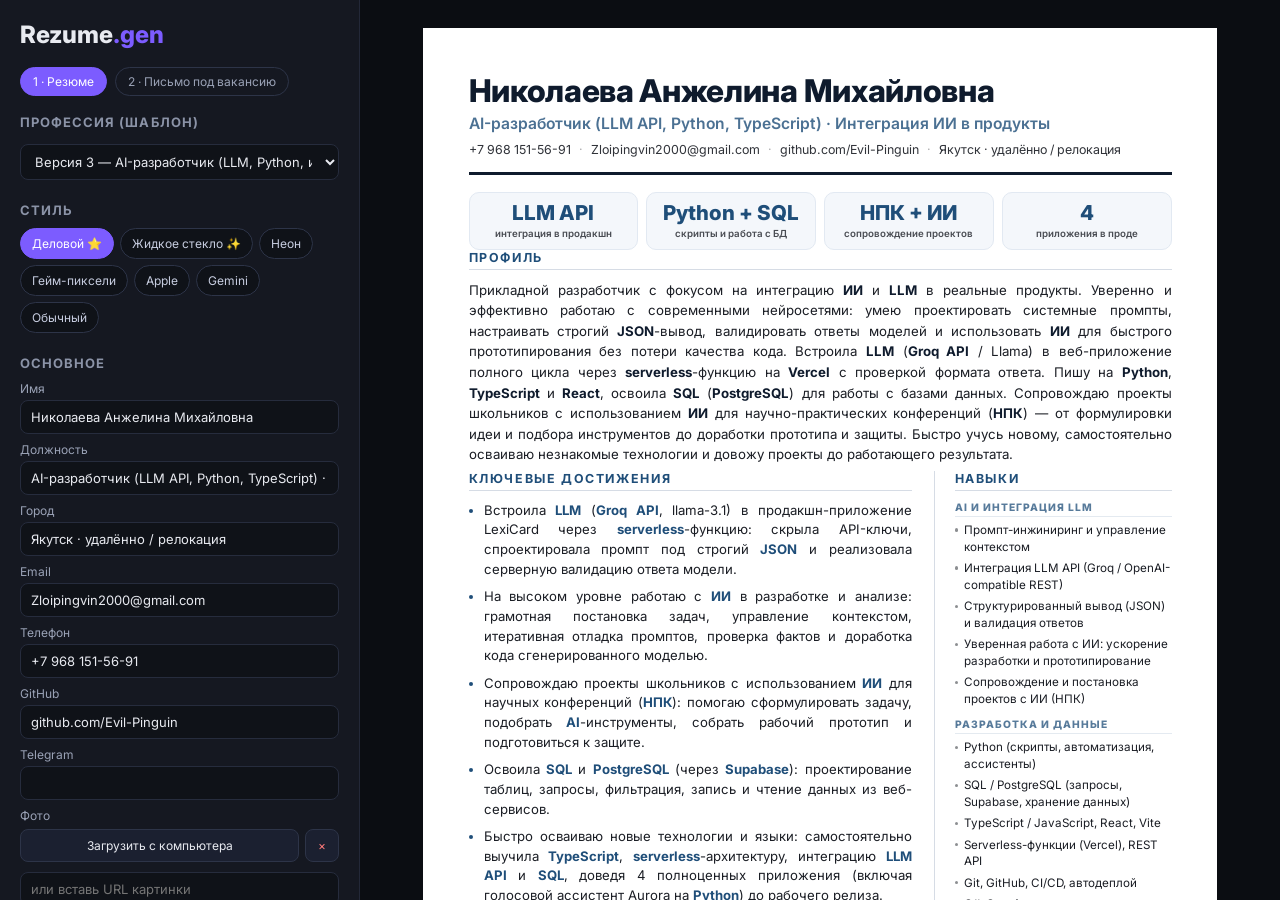
<file: index.html>
<!DOCTYPE html>
<html lang="ru">
<head>
<meta charset="UTF-8">
<meta name="viewport" content="width=device-width, initial-scale=1">
<title>Rezume — генератор резюме</title>
<link rel="stylesheet" href="styles.css">
<link rel="stylesheet" href="letter.css">
<link rel="preconnect" href="https://fonts.googleapis.com">
<link rel="preconnect" href="https://fonts.gstatic.com" crossorigin>
<link href="https://fonts.googleapis.com/css2?family=Inter:wght@300;400;600;800&family=Press+Start+2P&family=Orbitron:wght@500;800&family=JetBrains+Mono:wght@400;700&display=swap" rel="stylesheet">
</head>
<body>
<button id="burger" class="burger" aria-label="Меню">☰</button>
<div class="app">
  <aside class="panel" id="panel">
    <h1 class="brand">Rezume<span>.gen</span></h1>
    <div class="tabs pagetabs">
      <a href="/" class="active">1 · Резюме</a>
      <a href="/letter">2 · Письмо под вакансию</a>
    </div>

    <section class="group">
      <h2>Профессия (шаблон)</h2>
      <select id="preset">
        <optgroup label="Версии под конкретные вакансии">
          <option value="ai">Версия 3 — AI-разработчик (LLM, Python, интеграция ИИ)</option>
          <option value="research">Версия 1 — Аналитик (количественные исследования, inDrive)</option>
          <option value="gamedev">Версия 2 — Unity / Game Developer (Mytona)</option>
        </optgroup>
        <optgroup label="Универсальные">
        <option value="universal">Мультипрофиль: разработчик + преподаватель</option>
        <option value="frontend">Frontend-разработчик</option>
        <option value="qa">QA Engineer</option>
        <option value="teacher">Преподаватель IT / методист</option>
        </optgroup>
      </select>
    </section>

    <section class="group">
      <h2>Стиль</h2>
      <div class="themes" id="themes">
        <button data-theme="pro" class="tbtn">Деловой ⭐</button>
        <button data-theme="glass" class="tbtn">Жидкое стекло ✨</button>
        <button data-theme="neon" class="tbtn">Неон</button>
        <button data-theme="pixel" class="tbtn">Гейм-пиксели</button>
        <button data-theme="apple" class="tbtn">Apple</button>
        <button data-theme="gemini" class="tbtn">Gemini</button>
        <button data-theme="plain" class="tbtn">Обычный</button>
      </div>
    </section>

    <section class="group">
      <h2>Основное</h2>
      <label>Имя <input id="f-name"></label>
      <label>Должность <input id="f-role"></label>
      <label>Город <input id="f-city"></label>
      <label>Email <input id="f-email"></label>
      <label>Телефон <input id="f-phone"></label>
      <label>GitHub <input id="f-github"></label>
      <label>Telegram <input id="f-tg"></label>
      <label>Фото
        <span class="photorow">
          <button type="button" id="btn-photo">Загрузить с компьютера</button>
          <button type="button" id="btn-photo-del" title="Убрать фото">×</button>
        </span>
        <input type="file" id="file-photo" accept="image/*" hidden>
        <input id="f-photo" placeholder="или вставь URL картинки">
      </label>
      <label>О себе <textarea id="f-about" rows="4"></textarea></label>
      <label>Интересы / хобби (через ·) <textarea id="f-hobby" rows="3"></textarea></label>
    </section>

    <section class="group">
      <h2>Цифры в шапке <button class="add" data-add="pitch">+</button></h2>
      <div id="list-pitch" class="list"></div>
    </section>

    <section class="group">
      <h2>Ключевые достижения <button class="add" data-add="achievements">+</button></h2>
      <div id="list-achievements" class="list"></div>
    </section>

    <section class="group">
      <h2>Навыки <button class="add" data-add="skills">+</button></h2>
      <div id="list-skills" class="list"></div>
    </section>

    <section class="group">
      <h2>Проекты <button class="add" data-add="projects">+</button></h2>
      <div id="list-projects" class="list"></div>
    </section>

    <section class="group">
      <h2>Опыт / Учёба <button class="add" data-add="exp">+</button></h2>
      <div id="list-exp" class="list"></div>
    </section>

    <section class="group">
      <h2>Плотность страниц</h2>
      <select id="fitmode">
        <option value="auto">Авто-подгонка (рекомендую)</option>
        <option value="off">Выключить</option>
      </select>
      <p class="hint" id="fitinfo" style="margin-top:8px"></p>
    </section>

    <section class="group actions">
      <button id="btn-print">Скачать PDF / Печать</button>
      <button id="btn-export">Экспорт JSON</button>
      <button id="btn-import">Импорт JSON</button>
      <button id="btn-reset" class="danger">Сбросить</button>
      <input type="file" id="file-import" accept="application/json" hidden>
    </section>
    <p class="hint">Данные сохраняются в браузере автоматически.</p>
  </aside>

  <main class="preview">
    <div id="paper" class="paper theme-neon"></div>
  </main>
</div>
<script src="app.js"></script>
</body>
</html>
</file>
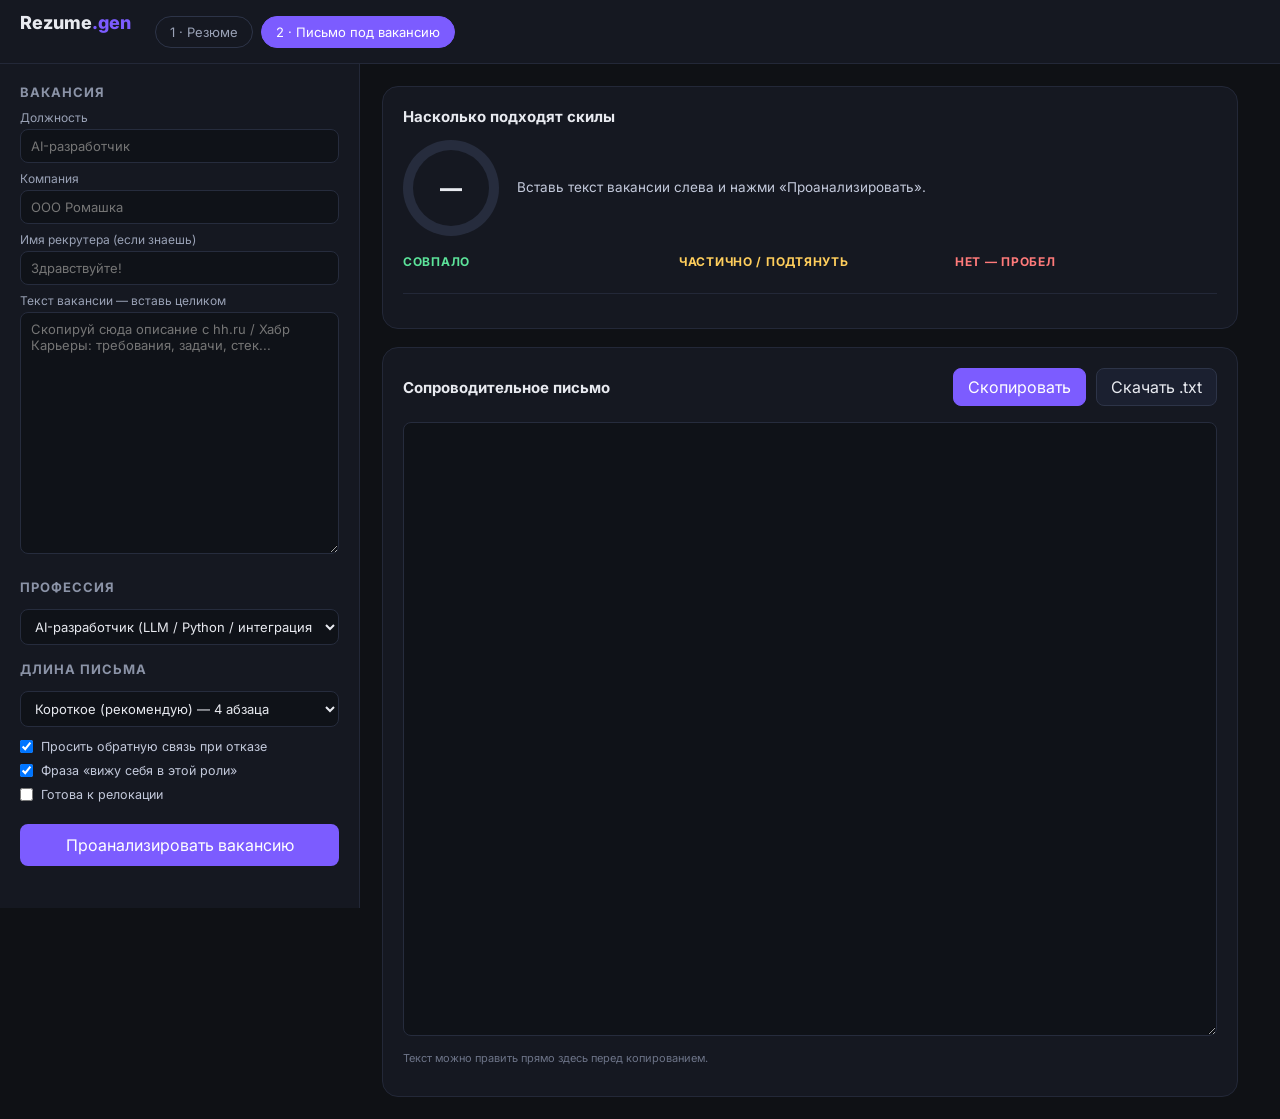
<file: letter.html>
<!DOCTYPE html>
<html lang="ru">
<head>
<meta charset="UTF-8">
<meta name="viewport" content="width=device-width, initial-scale=1">
<title>Сопроводительное письмо — Rezume</title>
<link rel="stylesheet" href="styles.css">
<link rel="stylesheet" href="letter.css">
<link href="https://fonts.googleapis.com/css2?family=Inter:wght@300;400;600;800&display=swap" rel="stylesheet">
</head>
<body>
<nav class="topnav">
  <a href="/" class="brand">Rezume<span>.gen</span></a>
  <div class="tabs">
    <a href="/">1 · Резюме</a>
    <a href="/letter" class="active">2 · Письмо под вакансию</a>
  </div>
</nav>

<div class="letter-app">
  <aside class="panel">
    <section class="group">
      <h2>Вакансия</h2>
      <label>Должность <input id="v-role" placeholder="AI-разработчик"></label>
      <label>Компания <input id="v-company" placeholder="ООО Ромашка"></label>
      <label>Имя рекрутера (если знаешь) <input id="v-hr" placeholder="Здравствуйте!"></label>
      <label>Текст вакансии — вставь целиком
        <textarea id="v-text" rows="14" placeholder="Скопируй сюда описание с hh.ru / Хабр Карьеры: требования, задачи, стек..."></textarea>
      </label>
    </section>

    <section class="group">
      <h2>Профессия</h2>
      <select id="v-prof">
        <option value="ai">AI-разработчик (LLM / Python / интеграция ИИ)</option>
        <option value="analyst">Аналитик / количественные исследования</option>
        <option value="gamedev">Unity / Game Developer</option>
        <option value="frontend">Frontend-разработчик</option>
        <option value="qa">QA Engineer</option>
        <option value="teacher">Преподаватель IT / методист</option>
      </select>

      <h2 style="margin-top:16px">Длина письма</h2>
      <select id="v-len">
        <option value="short">Короткое (рекомендую) — 4 абзаца</option>
        <option value="mini">Очень короткое — 3 предложения</option>
        <option value="full">Подробное</option>
      </select>

      <label class="check" style="margin-top:12px"><input type="checkbox" id="v-feedback" checked> Просить обратную связь при отказе</label>
      <label class="check"><input type="checkbox" id="v-vision" checked> Фраза «вижу себя в этой роли»</label>
      <label class="check"><input type="checkbox" id="v-relocate"> Готова к релокации</label>
      <input type="checkbox" id="v-teacher" checked hidden>
      <input type="checkbox" id="v-gamedev" hidden>
      <input type="checkbox" id="v-analyst" hidden>
    </section>

    <section class="group actions">
      <button id="btn-analyze" class="primary">Проанализировать вакансию</button>
    </section>
  </aside>

  <main class="letter-main">
    <section class="card" id="match-card">
      <h2>Насколько подходят скилы</h2>
      <div class="scorebox">
        <div class="ring" id="ring"><span id="score">—</span></div>
        <div class="verdict" id="verdict">Вставь текст вакансии слева и нажми «Проанализировать».</div>
      </div>
      <div class="cols">
        <div><h3 class="ok">Совпало</h3><ul id="list-have" class="chips"></ul></div>
        <div><h3 class="warn">Частично / подтянуть</h3><ul id="list-part" class="chips"></ul></div>
        <div><h3 class="bad">Нет — пробел</h3><ul id="list-miss" class="chips"></ul></div>
      </div>
      <div id="advice" class="advice"></div>
    </section>

    <section class="card">
      <div class="card-head">
        <h2>Сопроводительное письмо</h2>
        <div>
          <button id="btn-copy" class="primary">Скопировать</button>
          <button id="btn-txt">Скачать .txt</button>
        </div>
      </div>
      <textarea id="out" rows="26" spellcheck="true"></textarea>
      <p class="hint">Текст можно править прямо здесь перед копированием. <span id="count"></span></p>
    </section>
  </main>
</div>
<script src="letter.js"></script>
</body>
</html>
</file>
<file: styles.css>
*{box-sizing:border-box}
html,body{margin:0;height:100%;font-family:Inter,system-ui,sans-serif;background:#0f1115;color:#e8eaf0}
.app{display:grid;grid-template-columns:360px 1fr;height:100%}
.panel{overflow:auto;padding:20px;background:#151821;border-right:1px solid #232838}
.brand{font-size:24px;margin:0 0 18px;font-weight:800}
.brand span{color:#7c5cff}
.group{margin-bottom:22px}
.group h2{font-size:13px;text-transform:uppercase;letter-spacing:.08em;color:#8b93a7;display:flex;justify-content:space-between;align-items:center;margin:0 0 10px}
label{display:block;font-size:12px;color:#9aa2b6;margin-bottom:8px}
input,textarea,select{width:100%;margin-top:4px;padding:8px 10px;background:#0f1218;border:1px solid #262c3d;border-radius:8px;color:#e8eaf0;font:inherit;font-size:13px}
input:focus,textarea:focus{outline:none;border-color:#7c5cff}
button{cursor:pointer;font:inherit}
.themes{display:flex;flex-wrap:wrap;gap:6px}
.tbtn{padding:7px 11px;border-radius:999px;border:1px solid #2d3448;background:#0f1218;color:#c7cde0;font-size:12px}
.tbtn.active{background:#7c5cff;border-color:#7c5cff;color:#fff}
.add{width:24px;height:24px;border-radius:6px;border:1px solid #2d3448;background:#0f1218;color:#9aa2b6}
.list .item{border:1px solid #262c3d;border-radius:10px;padding:10px;margin-bottom:8px;position:relative;background:#11141c}
.item .del{position:absolute;top:6px;right:6px;border:none;background:none;color:#7b8299;font-size:16px}
.actions button{width:100%;padding:10px;margin-bottom:8px;border-radius:8px;border:1px solid #2d3448;background:#1b2030;color:#e8eaf0}
.actions button.danger{color:#ff7a7a}
.hint{font-size:11px;color:#6d7488}
.preview{overflow:auto;padding:28px;display:flex;justify-content:center;background:#0b0d12}
.paper{width:210mm;min-height:297mm;padding:12mm;background:#fff;color:#111}

/* ---------- общая разметка резюме ---------- */
.paper .head{display:flex;gap:18px;align-items:center;margin-bottom:18px}
.paper .avatar{width:96px;height:96px;object-fit:cover;border-radius:12px;flex:0 0 auto}
.paper h1{margin:0;font-size:30px}
.paper .role{margin:4px 0 0;font-size:15px;opacity:.75}
.paper .contacts{margin-top:8px;font-size:12px;display:flex;flex-wrap:wrap;gap:6px 14px;opacity:.85}
.paper section{margin-top:18px}
.paper h2{font-size:14px;text-transform:uppercase;letter-spacing:.1em;margin:0 0 10px}
.paper p{margin:0;font-size:13px;line-height:1.55}
.skill{margin-bottom:9px}
.skill .row{display:flex;justify-content:space-between;font-size:12px;margin-bottom:3px}
.bar{height:7px;border-radius:4px;background:#e6e6ee;overflow:hidden}
.bar i{display:block;height:100%;background:#333}
.entry{margin-bottom:12px}
.entry .t{font-size:14px;font-weight:600}
.entry .m{font-size:11px;opacity:.65;margin:2px 0 4px}
.entry .d{font-size:12.5px;line-height:1.5}
.tags{display:flex;flex-wrap:wrap;gap:5px;margin-top:5px}
.tags span{font-size:10.5px;padding:2px 7px;border-radius:999px;background:#eee}

/* ---------- НЕОН ---------- */
.theme-neon{background:#0a0713;color:#e9e6ff;font-family:Orbitron,Inter,sans-serif;
  box-shadow:0 0 60px rgba(124,92,255,.25) inset}
.theme-neon h1{color:#fff;text-shadow:0 0 12px #ff3df0,0 0 30px #ff3df0}
.theme-neon h2{color:#3df0ff;text-shadow:0 0 10px #3df0ff;border-bottom:1px solid rgba(61,240,255,.35);padding-bottom:5px}
.theme-neon .avatar{border:2px solid #ff3df0;box-shadow:0 0 18px #ff3df0}
.theme-neon .bar{background:rgba(255,255,255,.1)}
.theme-neon .bar i{background:linear-gradient(90deg,#3df0ff,#ff3df0);box-shadow:0 0 10px #ff3df0}
.theme-neon .tags span{background:rgba(61,240,255,.12);color:#3df0ff;border:1px solid rgba(61,240,255,.4)}

/* ---------- ПИКСЕЛИ ---------- */
.theme-pixel{background:#1b1030;color:#f4f4f4;font-family:'Press Start 2P',monospace;font-size:10px;
  image-rendering:pixelated;border:6px solid #f4d03f}
.theme-pixel h1{font-size:18px;color:#7bf542;text-shadow:3px 3px 0 #000;line-height:1.5}
.theme-pixel h2{font-size:11px;color:#f4d03f;text-shadow:2px 2px 0 #000}
.theme-pixel p,.theme-pixel .d,.theme-pixel .role,.theme-pixel .contacts{font-size:9px;line-height:1.9}
.theme-pixel .entry .t{font-size:10px}
.theme-pixel .entry .m{font-size:8px}
.theme-pixel .avatar{border-radius:0;border:4px solid #7bf542}
.theme-pixel .bar{height:12px;border-radius:0;background:#000;border:2px solid #f4f4f4}
.theme-pixel .bar i{background:repeating-linear-gradient(90deg,#7bf542 0 8px,#1b1030 8px 10px)}
.theme-pixel .skill .row{font-size:8px}
.theme-pixel .tags span{border-radius:0;background:#000;color:#7bf542;border:2px solid #7bf542;font-size:8px}

/* ---------- APPLE ---------- */
.theme-apple{background:#fbfbfd;color:#1d1d1f;font-family:Inter,-apple-system,sans-serif}
.theme-apple h1{font-weight:600;letter-spacing:-.02em;font-size:34px}
.theme-apple h2{font-weight:600;color:#6e6e73;letter-spacing:.06em;font-size:12px}
.theme-apple .avatar{border-radius:50%}
.theme-apple .bar{background:#e8e8ed;border-radius:99px}
.theme-apple .bar i{background:#0071e3;border-radius:99px}
.theme-apple .tags span{background:#f0f0f5;color:#1d1d1f}
.theme-apple section{border-top:1px solid #e5e5ea;padding-top:14px}

/* ---------- GEMINI ---------- */
.theme-gemini{background:#fff;color:#1f1f1f;font-family:Inter,sans-serif}
.theme-gemini h1{background:linear-gradient(90deg,#4285f4,#9b72cb,#d96570,#f2a60c);-webkit-background-clip:text;background-clip:text;color:transparent;font-weight:800}
.theme-gemini h2{color:#4285f4}
.theme-gemini .avatar{border-radius:50%;border:3px solid transparent;background:linear-gradient(135deg,#4285f4,#9b72cb,#d96570) border-box}
.theme-gemini section{background:#f8f9fc;border-radius:18px;padding:16px 18px;border:1px solid #eceef5}
.theme-gemini .bar{background:#e8eaf2;border-radius:99px}
.theme-gemini .bar i{background:linear-gradient(90deg,#4285f4,#9b72cb,#d96570);border-radius:99px}
.theme-gemini .tags span{background:linear-gradient(90deg,rgba(66,133,244,.12),rgba(217,101,112,.12));color:#4b4b4b}

/* ---------- ОБЫЧНЫЙ ---------- */
.theme-plain{background:#fff;color:#000;font-family:'Times New Roman',Georgia,serif}
.theme-plain h1{font-size:26px;font-weight:700}
.theme-plain h2{border-bottom:1px solid #000;padding-bottom:3px;letter-spacing:.04em}
.theme-plain .avatar{border-radius:2px;border:1px solid #999}
.theme-plain .bar{background:#ddd;border-radius:0;height:6px}
.theme-plain .bar i{background:#000}
.theme-plain .tags span{background:none;border:1px solid #999;border-radius:2px}

@media print{
  body{background:#fff}
  .panel{display:none}
  .app{grid-template-columns:1fr}
  .preview{padding:0;overflow:visible}
  .paper{width:auto;min-height:auto;box-shadow:none;-webkit-print-color-adjust:exact;print-color-adjust:exact}
}
@page{size:A4;margin:0}
@media print{.paper{min-height:0!important;height:auto!important}}


/* ================= КАНОНИЧНАЯ СТРУКТУРА РЕЗЮМЕ ================= */
.paper .head{display:flex;gap:20px;align-items:center;margin-bottom:14px}
.paper .htext{flex:1}
.paper h1{margin:0;font-size:29px;line-height:1.15;letter-spacing:-.01em}
.paper .role{margin:5px 0 0;font-size:14.5px;font-weight:600;opacity:.8}
.paper .contacts{margin-top:9px;font-size:11.5px;display:flex;flex-wrap:wrap;gap:4px 8px;align-items:center;opacity:.9}
.paper .contacts em{opacity:.4;font-style:normal}
.paper .rule{height:2px;background:currentColor;opacity:.18;margin:0 0 16px}
.paper section{margin-top:15px}
.paper .s-about{margin-top:0}
.paper h2{font-size:11.5px;text-transform:uppercase;letter-spacing:.13em;margin:0 0 9px;font-weight:700}
.paper p{margin:0;font-size:12.3px;line-height:1.6;text-align:justify;hyphens:auto}
.cols2{display:grid;grid-template-columns:1fr 210px;gap:0 24px;margin-top:6px}
.colside{border-left:1px solid rgba(128,128,128,.25);padding-left:20px}
.bullets{margin:0;padding-left:15px}
.bullets li{font-size:12.2px;line-height:1.55;margin-bottom:6px}
.entry{margin-bottom:13px;break-inside:avoid}
.entry .erow{display:flex;justify-content:space-between;align-items:baseline;gap:10px}
.entry .t{font-size:13px;font-weight:700;line-height:1.3}
.entry .m{font-size:10.5px;opacity:.65;white-space:nowrap;font-weight:600}
.entry .m.link{white-space:normal;text-align:right}
.entry .d{font-size:12.1px;line-height:1.55;margin-top:3px;text-align:justify;hyphens:auto}
.skill{margin-bottom:8px}
.skill .row{display:flex;justify-content:space-between;gap:6px;font-size:10.8px;margin-bottom:3px;line-height:1.25}
.skill .row b{font-weight:600}
.bar{height:5px}
.cline{font-size:10.8px;margin-bottom:6px;line-height:1.35}
.cline .ck{display:block;opacity:.55;font-size:9.5px;text-transform:uppercase;letter-spacing:.06em}
.cline .cv{word-break:break-word}
.tags span{font-size:10px}

/* ================= ТЕМА: ДЕЛОВОЙ (каноничное резюме) ================= */
.theme-pro{background:#fff;color:#1a1d24;font-family:Inter,'Helvetica Neue',Arial,sans-serif}
.theme-pro h1{font-weight:800;color:#0f1b2d}
.theme-pro .role{color:#1f4e79;font-weight:600}
.theme-pro .rule{background:#0f1b2d;opacity:1;height:2.5px}
.theme-pro h2{color:#1f4e79;border-bottom:1px solid #d6dce5;padding-bottom:4px}
.theme-pro .avatar{border-radius:4px;width:88px;height:88px;border:1px solid #d6dce5}
.theme-pro .bar{background:#e7ebf1;border-radius:2px}
.theme-pro .bar i{background:#1f4e79;border-radius:2px}
.theme-pro .tags span{background:#eef2f7;color:#1f4e79;border-radius:3px;font-weight:600}
.theme-pro .bullets li::marker{color:#1f4e79}
.theme-pro .entry .m{color:#5a6574}
.theme-pro .colside{border-left:1px solid #d6dce5}

/* адаптация прочих тем к 2 колонкам */
.theme-neon .colside,.theme-pixel .colside{border-left-color:rgba(255,255,255,.2)}
.theme-pixel .cols2{grid-template-columns:1fr 200px}
.theme-pixel .bullets li,.theme-pixel .entry .d,.theme-pixel .cline{font-size:8px;line-height:1.85}
.theme-pixel p{text-align:left}
.theme-gemini .cols2{gap:0 18px}
.theme-gemini .colside{border-left:none}
.theme-gemini section{margin-top:12px}

/* ================= АДАПТИВ ИНТЕРФЕЙСА ================= */
.burger{display:none;position:fixed;top:12px;left:12px;z-index:50;width:44px;height:44px;border-radius:12px;
  border:1px solid #2d3448;background:#1b2030;color:#e8eaf0;font-size:19px}
@media (max-width:1100px){
  .paper{transform-origin:top center}
}
@media (max-width:860px){
  .burger{display:block}
  .app{grid-template-columns:1fr}
  .panel{position:fixed;inset:0 auto 0 0;width:min(88vw,340px);z-index:40;transform:translateX(-102%);
    transition:transform .25s ease;box-shadow:0 0 40px rgba(0,0,0,.5)}
  .panel.open{transform:none}
  .preview{padding:64px 10px 24px}
  .paper{width:100%;max-width:210mm;min-height:auto;padding:22px 18px}
  .cols2{grid-template-columns:1fr;gap:0}
  .colside{border-left:none;padding-left:0;border-top:1px solid rgba(128,128,128,.25);padding-top:14px;margin-top:8px}
  .paper h1{font-size:24px}
  .entry .erow{flex-direction:column;gap:1px}
  .entry .m{white-space:normal}
  .entry .m.link{text-align:left}
}
@media (max-width:480px){
  .paper{padding:18px 14px}
  .paper h1{font-size:21px}
  .paper p,.entry .d,.bullets li{text-align:left}
}

/* ================= ПЕЧАТЬ ================= */
@media print{
  .burger{display:none!important}
  .panel{display:none!important}
  /* стекло: backdrop-filter не печатается — заменяем на плотную заливку */
  .theme-glass section{backdrop-filter:none!important;-webkit-backdrop-filter:none!important;
    background:linear-gradient(140deg,rgba(255,255,255,.88),rgba(240,249,255,.72))!important;
    box-shadow:0 2px 8px rgba(13,59,102,.10)!important}
  .theme-glass{background:transparent!important}
  .theme-pro,.theme-apple,.theme-gemini,.theme-plain,.theme-neon,.theme-pixel{background:transparent!important}
  .paper{width:210mm;min-height:0;padding:12mm;box-shadow:none;background:transparent!important}
  .cols2{grid-template-columns:1fr 200px!important}
  .colside{border-left:1px solid #d6dce5!important;padding-left:18px!important;border-top:none!important;margin-top:0!important}
  .entry,.skill,.bullets li,.pitch,.head{break-inside:avoid;page-break-inside:avoid}
  section{break-inside:auto!important;page-break-inside:auto!important}
  .cols2{break-inside:auto!important}
}

.photorow{display:flex;gap:6px;margin:6px 0}
.photorow button{flex:1;padding:8px;border-radius:8px;border:1px solid #2d3448;background:#1b2030;color:#e8eaf0;font-size:12px}
.photorow button#btn-photo-del{flex:0 0 34px;color:#ff7a7a}


/* ============ АВТОПОДГОНКА: все размеры через --fit ============ */
.paper{--fit:1}
.paper h1{font-size:calc(29px * var(--fit))}
.paper .role{font-size:calc(14.5px * var(--fit))}
.paper .contacts{font-size:calc(11.5px * var(--fit))}
.paper h2{font-size:calc(11.5px * var(--fit));margin-bottom:calc(9px * var(--fit))}
.paper p{font-size:calc(12.3px * var(--fit));line-height:1.55}
.paper section{margin-top:calc(15px * var(--fit))}
.bullets li{font-size:calc(12.2px * var(--fit));margin-bottom:calc(6px * var(--fit));line-height:1.5}
.entry{margin-bottom:calc(13px * var(--fit))}
.entry .t{font-size:calc(13px * var(--fit))}
.entry .m{font-size:calc(10.5px * var(--fit))}
.entry .d{font-size:calc(12.1px * var(--fit));line-height:1.5}
.skill{margin-bottom:calc(8px * var(--fit))}
.skill .row{font-size:calc(10.8px * var(--fit))}
.cline{font-size:calc(10.8px * var(--fit));margin-bottom:calc(6px * var(--fit))}
.cline .ck{font-size:calc(9.5px * var(--fit))}
.tags span{font-size:calc(10px * var(--fit))}
.paper .head{margin-bottom:calc(14px * var(--fit))}
.paper .rule{margin-bottom:calc(16px * var(--fit))}

/* ============ ЖИРНЫЕ АКЦЕНТЫ ============ */
.paper strong{font-weight:700}
.theme-pro strong{color:#0f1b2d;font-weight:700}
.theme-pro .bullets strong{color:#1f4e79}
.theme-neon strong{color:#3df0ff;text-shadow:0 0 6px rgba(61,240,255,.6)}
.theme-pixel strong{color:#7bf542}
.theme-gemini strong{color:#4285f4}
.theme-apple strong{color:#0071e3}

/* навыки: название жирным, топ-навыки заметнее */
.skill .row b{font-weight:700}
.theme-pro .skill .row b{color:#0f1b2d}
.theme-pro .skill .row span{font-weight:700;color:#1f4e79}
.entry .t{font-weight:700}

/* ============ КОНТРОЛЬ РАЗРЫВОВ СТРАНИЦ ============ */
.entry,.skill,.bullets li,.pitch,.head{break-inside:avoid;page-break-inside:avoid}
.colmain section,.colside section{break-inside:auto;page-break-inside:auto}
.paper h2{break-after:avoid;page-break-after:avoid}
.cols2{break-inside:auto}


/* ================= ХОББИ ================= */
.hobbies{display:flex;flex-wrap:wrap;gap:calc(5px * var(--fit))}
.hobbies span{font-size:calc(10px * var(--fit));padding:calc(3px * var(--fit)) calc(8px * var(--fit));
  border-radius:999px;background:#eef2f7;color:#1f4e79;font-weight:600;line-height:1.35}
.theme-pro .hobbies span{background:#eef2f7;color:#1f4e79;border:1px solid #dbe3ec}
.theme-neon .hobbies span{background:rgba(255,61,240,.12);color:#ff3df0;border:1px solid rgba(255,61,240,.4)}
.theme-pixel .hobbies span{border-radius:0;background:#000;color:#f4d03f;border:2px solid #f4d03f}
.theme-apple .hobbies span{background:#f0f0f5;color:#1d1d1f;border:none}
.theme-gemini .hobbies span{background:linear-gradient(90deg,rgba(66,133,244,.14),rgba(217,101,112,.14));color:#3c4043}
.theme-plain .hobbies span{background:none;border:1px solid #999;border-radius:2px;color:#000}

/* ================= ТЕМА: ЖИДКОЕ СТЕКЛО ================= */
.theme-glass{
  color:#0d2b45;
  font-family:Inter,-apple-system,'SF Pro Display',sans-serif;
  background:
    linear-gradient(160deg,#f2fbff 0%,#e9f3ff 30%,#eef1ff 62%,#e8f6fd 100%),
    linear-gradient(28deg, rgba(120,190,255,.22), rgba(150,170,255,.12) 55%, rgba(90,220,235,.18));
  position:relative;
}
/* декоративный блик убран: в PDF он проявлялся видимым кругом */
.theme-glass > *{position:relative;z-index:1}

.theme-glass h1{
  font-weight:800;letter-spacing:-.02em;
  background:linear-gradient(100deg,#0a84ff 0%,#22c8f0 42%,#5e8bff 72%,#7a5cff 100%);
  -webkit-background-clip:text;background-clip:text;color:transparent;
  filter:drop-shadow(0 2px 10px rgba(10,132,255,.22));
}
.theme-glass .role{
  font-weight:700;
  background:linear-gradient(90deg,#0a84ff,#22c8f0 70%);
  -webkit-background-clip:text;background-clip:text;color:transparent;
}
.theme-glass .contacts{color:#3a5f80}
.theme-glass .contacts em{color:#9dc0dc}
.theme-glass .rule{
  height:1.5px;opacity:1;border-radius:2px;
  background:linear-gradient(90deg,rgba(10,132,255,.85),rgba(34,200,240,.6) 45%,rgba(122,92,255,.15) 100%);
}
.theme-glass h2{
  font-weight:700;letter-spacing:.12em;border-bottom:none;padding-bottom:0;
  background:linear-gradient(90deg,#0a84ff,#22c8f0);
  -webkit-background-clip:text;background-clip:text;color:transparent;
}
.theme-glass p,.theme-glass .entry .d,.theme-glass .bullets li{color:#1b3d5c}
.theme-glass strong{
  font-weight:700;
  background:linear-gradient(90deg,#0a6fe0,#1aa8d8);
  -webkit-background-clip:text;background-clip:text;color:transparent;
}
.theme-glass .entry .t{color:#0d2b45;font-weight:700}
.theme-glass .entry .m{color:#5b7f9e;font-weight:600}
.theme-glass .bullets li::marker{color:#0a84ff}

/* стеклянные панели */
.theme-glass section{
  background:linear-gradient(140deg,rgba(255,255,255,.72),rgba(255,255,255,.42));
  border:1px solid rgba(255,255,255,.85);
  border-radius:16px;
  padding:calc(13px * var(--fit)) calc(15px * var(--fit));
  box-shadow:0 6px 22px rgba(13,59,102,.10), inset 0 1px 0 rgba(255,255,255,.95);
  backdrop-filter:blur(16px) saturate(170%);
  -webkit-backdrop-filter:blur(16px) saturate(170%);
  margin-top:calc(11px * var(--fit));
}
.theme-glass .s-about{margin-top:0}
.theme-glass .colside{border-left:none;padding-left:calc(14px * var(--fit))}
.theme-glass .cols2{gap:0 14px}
.theme-glass .avatar{
  border-radius:20px;border:2px solid rgba(255,255,255,.9);
  box-shadow:0 8px 26px rgba(10,132,255,.28);
}
.theme-glass .bar{
  background:rgba(180,215,240,.45);border-radius:99px;overflow:hidden;
  box-shadow:inset 0 1px 2px rgba(13,59,102,.12);
}
.theme-glass .bar i{
  background:linear-gradient(90deg,#0a84ff,#22c8f0 60%,#7ad9ff);
  border-radius:99px;box-shadow:0 0 8px rgba(34,200,240,.55);
}
.theme-glass .skill .row b{color:#0d2b45}
.theme-glass .skill .row span{
  font-weight:700;
  background:linear-gradient(90deg,#0a84ff,#22c8f0);
  -webkit-background-clip:text;background-clip:text;color:transparent;
}
.theme-glass .tags span,.theme-glass .hobbies span{
  background:linear-gradient(140deg,rgba(255,255,255,.85),rgba(225,243,255,.6));
  border:1px solid rgba(255,255,255,.9);
  color:#0a6fe0;font-weight:600;border-radius:999px;
  box-shadow:0 2px 8px rgba(13,59,102,.08);
}
.theme-glass .cline .ck{color:#7ba3c4}
.theme-glass .cline .cv{color:#0d2b45;font-weight:600}


/* ================= ВЫРАВНИВАНИЕ ШАПКИ ПО ЦЕНТРУ ================= */
.paper .head{flex-direction:column;align-items:center;text-align:center;gap:calc(10px * var(--fit))}
.paper .htext{flex:none;width:100%}
.paper .contacts{justify-content:center}
.paper .head .avatar{margin:0 auto}
.paper .s-about{text-align:center}
.paper .s-about p{text-align:center;max-width:92%;margin:0 auto}
.paper .s-about h2,.paper .s-hobby h2{text-align:center}
.paper .hobbies{justify-content:center}
.colside .s-contacts h2,.colside .s-hobby h2{text-align:center}
.cline{text-align:center}
.colside section h2{text-align:center}


/* основной текст по ширине, шапка по центру */
.paper .s-about p{text-align:justify;max-width:94%;margin:0 auto;hyphens:auto}
.bullets li{text-align:justify;hyphens:auto}
.paper{hyphenate-limit-chars:7 3 3}
@media (max-width:480px){
  .paper p,.entry .d,.bullets li,.paper .s-about p{text-align:left}
}

/* ================= БЛОК "ПОЧЕМУ Я" ================= */
.s-pitch{margin-top:calc(12px * var(--fit))}
.pitch{display:grid;grid-template-columns:repeat(4,1fr);gap:calc(8px * var(--fit));text-align:center}
.pitch .pi{padding:calc(8px * var(--fit)) calc(6px * var(--fit));border-radius:10px;background:#f4f7fb;border:1px solid #e2e9f2}
.pitch .pv{font-size:calc(19px * var(--fit));font-weight:800;line-height:1.1;color:#1f4e79}
.pitch .pl{font-size:calc(9px * var(--fit));line-height:1.3;margin-top:calc(3px * var(--fit));opacity:.78;font-weight:600}
.theme-glass .pitch .pi{background:linear-gradient(140deg,rgba(255,255,255,.8),rgba(228,244,255,.55));
  border:1px solid rgba(255,255,255,.9);box-shadow:0 3px 12px rgba(13,59,102,.08)}
.theme-glass .pitch .pv{background:linear-gradient(90deg,#0a84ff,#22c8f0);-webkit-background-clip:text;background-clip:text;color:transparent}
.theme-neon .pitch .pi{background:rgba(61,240,255,.08);border:1px solid rgba(61,240,255,.35)}
.theme-neon .pitch .pv{color:#3df0ff;text-shadow:0 0 10px #3df0ff}
.theme-pixel .pitch .pi{background:#000;border:2px solid #7bf542;border-radius:0}
.theme-pixel .pitch .pv{color:#7bf542;font-size:calc(11px * var(--fit))}
.theme-pixel .pitch .pl{font-size:calc(7px * var(--fit))}
.theme-apple .pitch .pi{background:#f5f5f7;border:none}
.theme-apple .pitch .pv{color:#0071e3}
.theme-gemini .pitch .pi{background:#fff;border:1px solid #e8eaf2}
.theme-gemini .pitch .pv{background:linear-gradient(90deg,#4285f4,#9b72cb);-webkit-background-clip:text;background-clip:text;color:transparent}
.theme-plain .pitch .pi{background:none;border:1px solid #999;border-radius:2px}
.theme-plain .pitch .pv{color:#000}


/* ================= ФОТО СПРАВА, ШАПКА В СТРОКУ ================= */
.paper .head{flex-direction:row-reverse;align-items:center;text-align:left;
  justify-content:space-between;gap:calc(18px * var(--fit))}
.paper .htext{flex:1;width:auto}
.paper .contacts{justify-content:flex-start}
.paper .head .avatar{margin:0;flex:0 0 auto}
.paper .s-about{text-align:left}
.paper .s-about p{text-align:justify;max-width:100%;margin:0}
.paper .s-about h2{text-align:left}
.paper .s-hobby h2{text-align:left}
.paper .hobbies{justify-content:flex-start}
.colside .s-contacts h2,.colside .s-hobby h2,.colside section h2{text-align:left}
.cline{text-align:left}

/* ================= БАЛАНС КОЛОНОК ================= */
.cols2{grid-template-columns:1fr 238px;gap:0 22px}
.colmain>section:first-child{margin-top:0}
.colside>section:first-child{margin-top:0}

/* воздух, чтобы глаз цеплялся */
.colmain .entry{padding-bottom:calc(4px * var(--fit));
  border-bottom:1px solid rgba(128,128,128,.14)}
.colmain .entry:last-child{border-bottom:none}
.colmain h2{margin-top:0}
.bullets li{margin-bottom:calc(7px * var(--fit))}
.entry .t{line-height:1.25}
.entry .tags{margin-top:calc(4px * var(--fit))}

/* лид-строка описания заметнее */
.theme-pro .colmain .entry{border-bottom:1px solid #eaeff5}
.theme-glass .colmain .entry{border-bottom:1px solid rgba(120,175,220,.22)}


/* ============ ЖИДКОЕ СТЕКЛО: ЧИТАЕМОЕ ИМЯ ============ */
.theme-glass h1{
  background:linear-gradient(100deg,#00408f 0%,#0a6fd8 40%,#0f8fc4 72%,#155fb8 100%);
  -webkit-background-clip:text;background-clip:text;color:transparent;
  filter:drop-shadow(0 1px 1px rgba(255,255,255,.9));
  font-weight:800;
}
.theme-glass .role{
  background:linear-gradient(90deg,#00509e,#0b7fae 75%);
  -webkit-background-clip:text;background-clip:text;color:transparent;font-weight:700;
}
.theme-glass h2{
  background:linear-gradient(90deg,#004a94,#0b7cae);
  -webkit-background-clip:text;background-clip:text;color:transparent;
}
.theme-glass strong{
  background:linear-gradient(90deg,#00458f,#0a72b8);
  -webkit-background-clip:text;background-clip:text;color:transparent;font-weight:700;
}
.theme-glass .skill .row span{
  background:linear-gradient(90deg,#00509e,#0b7fae);
  -webkit-background-clip:text;background-clip:text;color:transparent;
}
.theme-glass .pitch .pv{
  background:linear-gradient(90deg,#00458f,#0b7cae);
  -webkit-background-clip:text;background-clip:text;color:transparent;
}
/* приглушаем подложку под шапкой, чтобы имя не сливалось */
.theme-glass .head{
  background:linear-gradient(140deg,rgba(255,255,255,.80),rgba(255,255,255,.45));
  border:1px solid rgba(255,255,255,.9);
  border-radius:18px;
  padding:calc(12px * var(--fit)) calc(16px * var(--fit));
  box-shadow:0 6px 22px rgba(13,59,102,.10), inset 0 1px 0 rgba(255,255,255,.95);
  backdrop-filter:blur(14px) saturate(160%);
  -webkit-backdrop-filter:blur(14px) saturate(160%);
}




/* ============ ПЕЧАТЬ: ФОН + ЕСТЕСТВЕННЫЙ ПОТОК ============ */
@media print{
  html,body{height:auto!important}
  .preview{background:transparent!important;padding:0!important;display:block!important}
  .app{display:block!important}

  /* декоративные блики убираем: в PDF они дают видимый круг */
  .paper::before,.theme-glass::before{display:none!important;content:none!important}

  /* фон рисуем на html: он покрывает КАЖДУЮ страницу целиком, без швов */
  body{background:transparent!important}
  .paper{background:transparent!important}

  /* GRID при печати режется браузером как картинка -> переводим в обычный поток.
     Тогда блоки переносятся целиком и ничего не обрезается. */
  .cols2{display:block!important}
  .colmain,.colside{display:block!important;width:100%!important;
    break-inside:auto!important;page-break-inside:auto!important}
  .colside{border-left:none!important;padding-left:0!important;margin-top:0!important;
    border-top:none!important}
  .colmain>section,.colside>section{break-inside:auto!important;page-break-inside:auto!important}

  /* записи и навыки НИКОГДА не разрываются пополам */
  .entry,.skill,.bullets li,.pitch,.head,.cline{
    break-inside:avoid!important;page-break-inside:avoid!important}
  .entry{orphans:3;widows:3}
  h2{break-after:avoid!important;page-break-after:avoid!important}

  /* навыки и контакты в 2 колонки, чтобы не растягивать лист */
  .skills-grid{column-count:2;column-gap:20px}
  .skill{-webkit-column-break-inside:avoid;break-inside:avoid}
  .s-contacts .cline{display:inline-block;margin-right:20px;vertical-align:top}
  .hobbies{justify-content:flex-start}
  .colside .s-skills h2,.colside .s-hobby h2,.colside .s-contacts h2{text-align:left}
}


/* печатный фон-слой: fixed повторяется на каждой странице PDF */
.printbg{display:none}
@media print{
  .printbg{display:block!important;position:fixed;top:0;left:0;right:0;bottom:0;
    width:100vw;height:100vh;z-index:-1}
  .theme-glass .printbg{
    background:
      linear-gradient(160deg,#f2fbff 0%,#e9f3ff 30%,#eef1ff 62%,#e8f6fd 100%),
      linear-gradient(28deg, rgba(120,190,255,.20), rgba(150,170,255,.10) 55%, rgba(90,220,235,.16));
  }
  .theme-neon .printbg{background:#0a0713}
  .theme-pixel .printbg{background:#1b1030}
  .theme-apple .printbg{background:#fbfbfd}
  .theme-gemini .printbg,.theme-pro .printbg,.theme-plain .printbg{background:#fff}
  html[data-t]{background:transparent!important}
}


/* ===== ЗЕРКАЛО ПЕЧАТНОЙ РАСКЛАДКИ ДЛЯ ЗАМЕРА (невидимо для глаза) ===== */
.paper.printmode .cols2{display:block}
.paper.printmode .colmain,.paper.printmode .colside{display:block;width:100%}
.paper.printmode .colside{border-left:none;padding-left:0;margin-top:0;border-top:none}
.paper.printmode .skills-grid{column-count:2;column-gap:20px}
.paper.printmode .s-contacts .cline{display:inline-block;margin-right:20px;vertical-align:top}


@media print{
  /* заголовок секции не остаётся один внизу страницы */
  .colmain>section>h2,.colside>section>h2{
    break-after:avoid!important;page-break-after:avoid!important}
  .colmain>section>h2+.entry,.colmain>section>.bullets{
    break-before:avoid!important;page-break-before:avoid!important}
  /* стеклянные панели не должны рваться посередине */
  .theme-glass .colmain>section,.theme-glass .colside>section{
    break-inside:auto!important;
    border-radius:14px}
  /* небольшой отступ сверху на новой странице, чтобы не липло к краю */
  .colmain>section{margin-top:calc(14px * var(--fit))!important}
  .colmain>section:first-child{margin-top:0!important}
}


/* навыки без шкалы и подзаголовки групп */
.skgroup{font-size:calc(9.5px * var(--fit));font-weight:800;letter-spacing:.1em;
  margin:calc(9px * var(--fit)) 0 calc(5px * var(--fit));opacity:.75;
  break-inside:avoid;-webkit-column-break-inside:avoid}
.skgroup:first-child{margin-top:0}
.skplain{font-size:calc(10.8px * var(--fit));line-height:1.45;margin-bottom:calc(4px * var(--fit));
  padding-left:calc(9px * var(--fit));position:relative;break-inside:avoid}
.skplain::before{content:'';position:absolute;left:0;top:calc(6px * var(--fit));
  width:calc(3px * var(--fit));height:calc(3px * var(--fit));border-radius:50%;background:currentColor;opacity:.5}
.theme-pro .skgroup{color:#1f4e79;border-bottom:1px solid #dbe3ec;padding-bottom:3px}
.theme-glass .skgroup{background:linear-gradient(90deg,#00458f,#0b7cae);
  -webkit-background-clip:text;background-clip:text;color:transparent}
.theme-neon .skgroup{color:#3df0ff}
.theme-gemini .skgroup{color:#4285f4}
.theme-apple .skgroup{color:#6e6e73}
</file>
<file: letter.css>
body{display:block;overflow:auto}
.topnav{display:flex;align-items:center;gap:24px;padding:12px 20px;background:#151821;border-bottom:1px solid #232838;position:sticky;top:0;z-index:5}
.topnav .brand{font-size:18px;font-weight:800;text-decoration:none;color:#e8eaf0}
.topnav .brand span{color:#7c5cff}
.tabs{display:flex;gap:8px}
.tabs a{padding:7px 14px;border-radius:999px;font-size:13px;text-decoration:none;color:#9aa2b6;border:1px solid #2d3448}
.tabs a.active{background:#7c5cff;border-color:#7c5cff;color:#fff}
.letter-app{display:grid;grid-template-columns:360px 1fr;align-items:start;min-height:calc(100% - 56px)}
.letter-app .panel{height:calc(100vh - 56px);position:sticky;top:56px}
.letter-main{padding:22px;display:flex;flex-direction:column;gap:18px;max-width:900px}
.card{background:#151821;border:1px solid #232838;border-radius:16px;padding:20px}
.card h2{font-size:15px;margin:0 0 14px;text-transform:none;letter-spacing:0;color:#e8eaf0}
.card-head{display:flex;justify-content:space-between;align-items:center;gap:12px;margin-bottom:12px}
.card-head h2{margin:0}
.card-head button{padding:8px 14px;border-radius:8px;border:1px solid #2d3448;background:#1b2030;color:#e8eaf0;margin-left:6px}
button.primary{background:#7c5cff;border-color:#7c5cff;color:#fff}
.scorebox{display:flex;align-items:center;gap:18px;margin-bottom:18px}
.ring{width:96px;height:96px;border-radius:50%;flex:0 0 auto;display:grid;place-items:center;
  background:conic-gradient(#7c5cff 0deg,#262c3d 0deg)}
.ring span{width:76px;height:76px;border-radius:50%;background:#151821;display:grid;place-items:center;font-size:22px;font-weight:800}
.verdict{font-size:13.5px;line-height:1.6;color:#c3c9db}
.cols{display:grid;grid-template-columns:repeat(3,1fr);gap:14px}
.cols h3{font-size:12px;margin:0 0 8px;text-transform:uppercase;letter-spacing:.06em}
h3.ok{color:#5ce39a}h3.warn{color:#ffce5c}h3.bad{color:#ff7a7a}
.chips{list-style:none;margin:0;padding:0;display:flex;flex-wrap:wrap;gap:5px}
.chips li{font-size:11.5px;padding:4px 9px;border-radius:999px;background:#1b2030;border:1px solid #2d3448;color:#cfd5e6}
.cols div:nth-child(1) .chips li{border-color:rgba(92,227,154,.4)}
.cols div:nth-child(2) .chips li{border-color:rgba(255,206,92,.4)}
.cols div:nth-child(3) .chips li{border-color:rgba(255,122,122,.4)}
.advice{margin-top:16px;font-size:13px;line-height:1.65;color:#b9c0d4;border-top:1px solid #232838;padding-top:14px}
.advice b{color:#e8eaf0}
.advice ul{margin:8px 0 0;padding-left:18px}
#out{min-height:420px;font-size:13.5px;line-height:1.7;resize:vertical;font-family:Inter,sans-serif}
.check{display:flex;align-items:center;gap:8px;font-size:12.5px;color:#c3c9db;margin-bottom:9px}
.check input{width:auto;margin:0}
.actions .primary{width:100%;padding:11px;border-radius:8px;border:none}
@media(max-width:900px){.letter-app{grid-template-columns:1fr}.letter-app .panel{position:static;height:auto}.cols{grid-template-columns:1fr}}

.pagetabs{margin-bottom:18px}
.pagetabs a{font-size:12px;padding:6px 12px}
</file>
